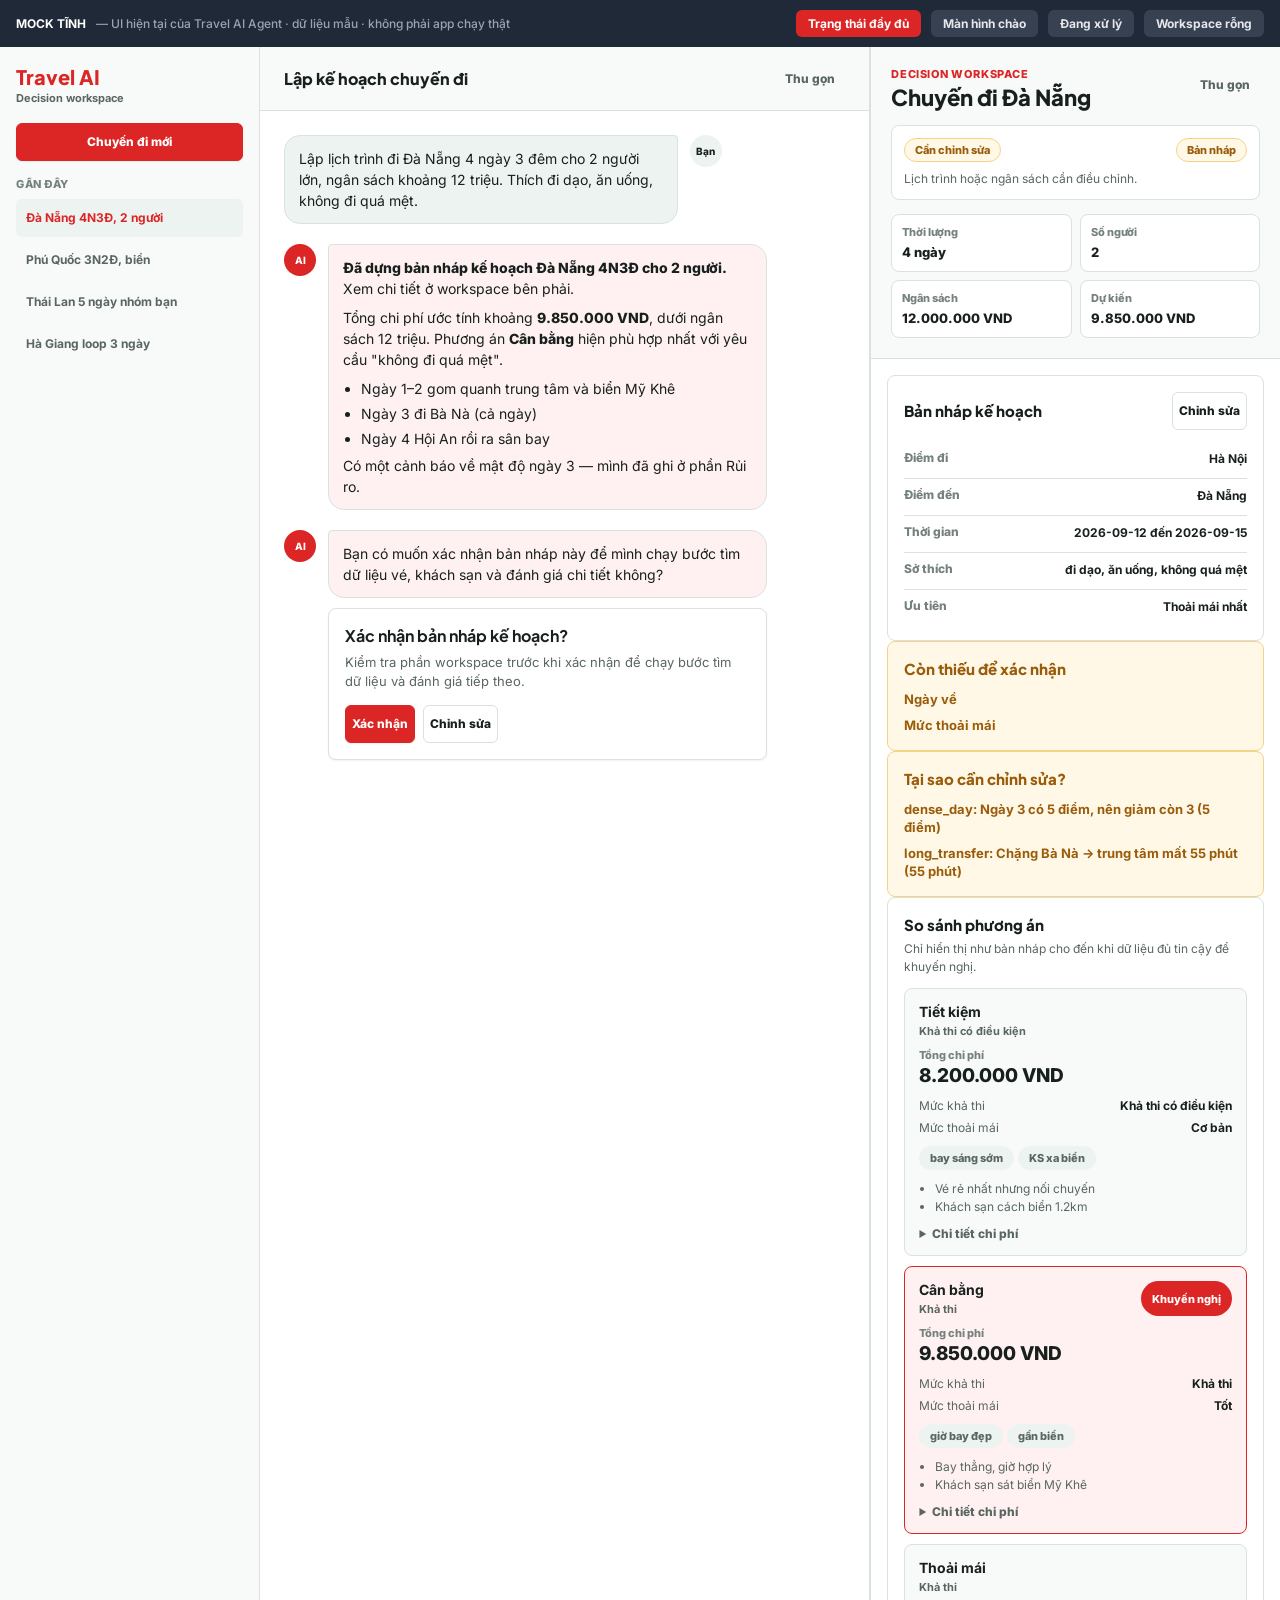
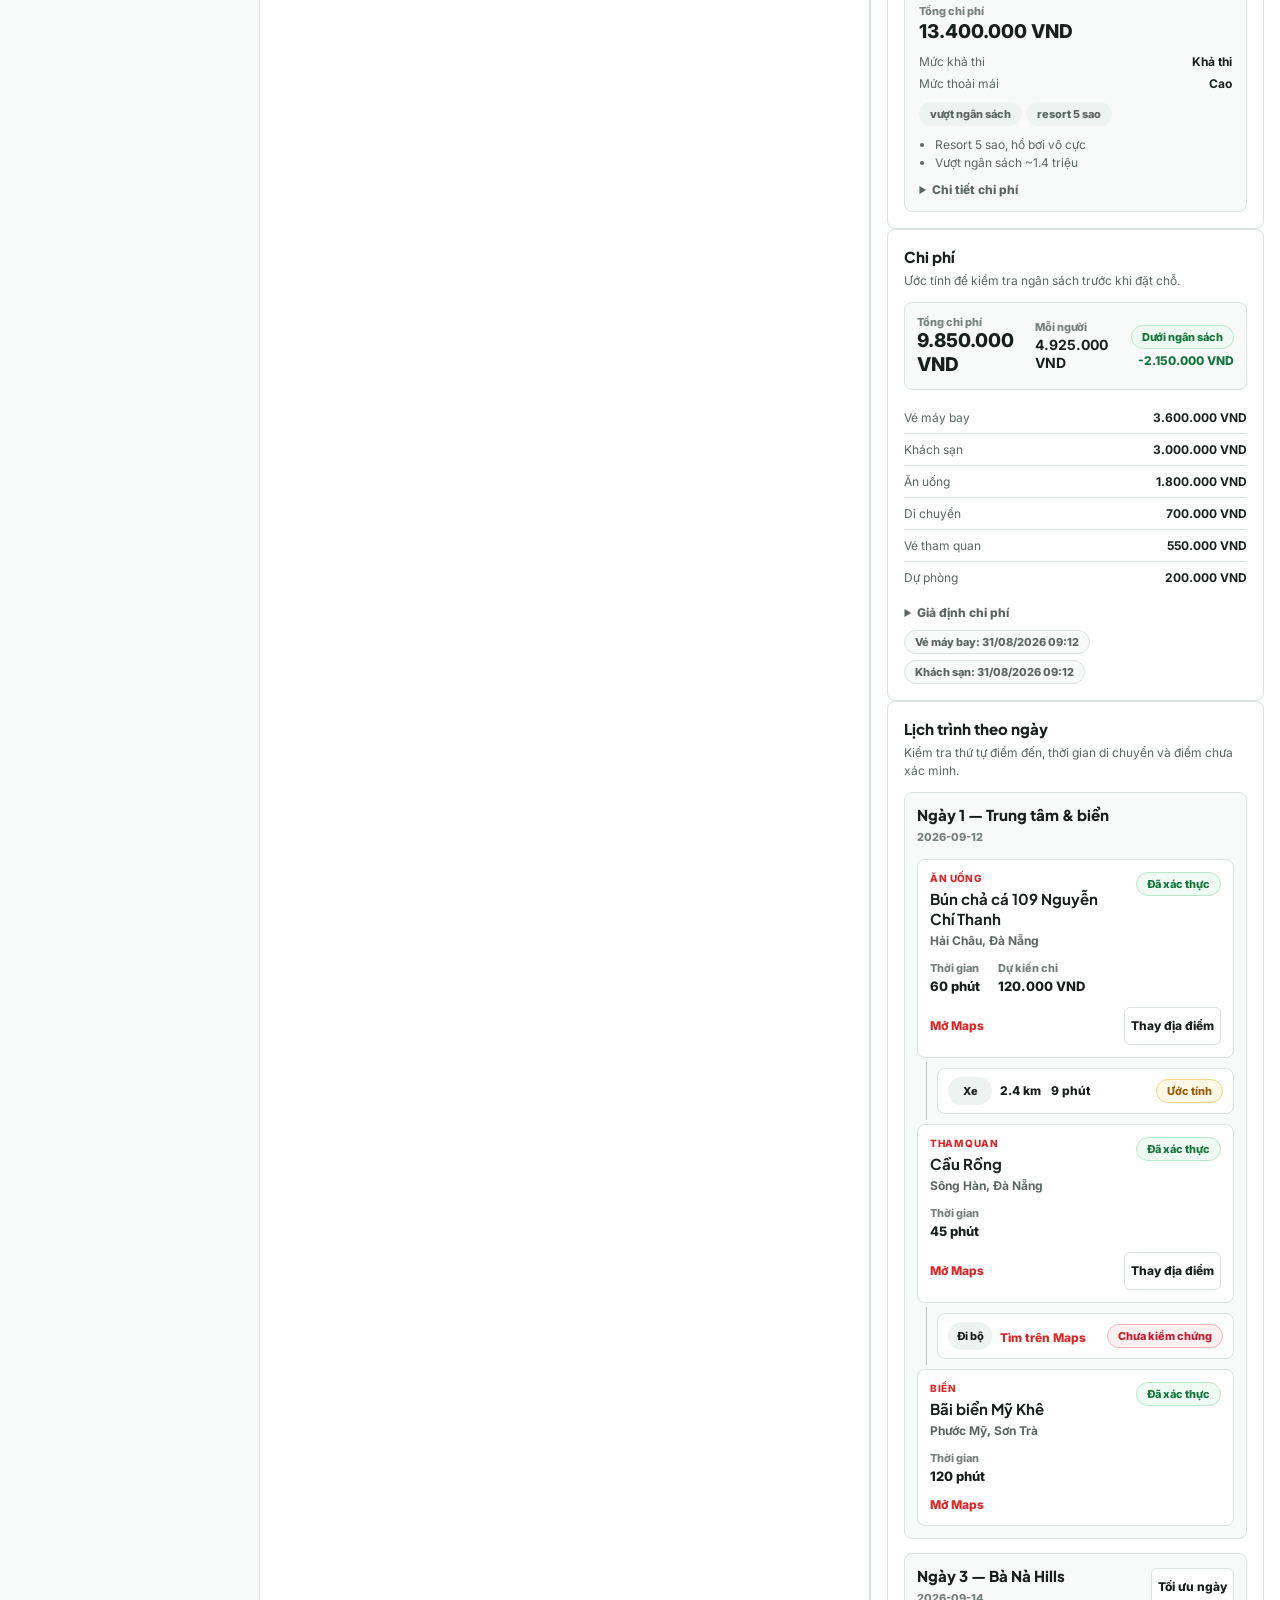
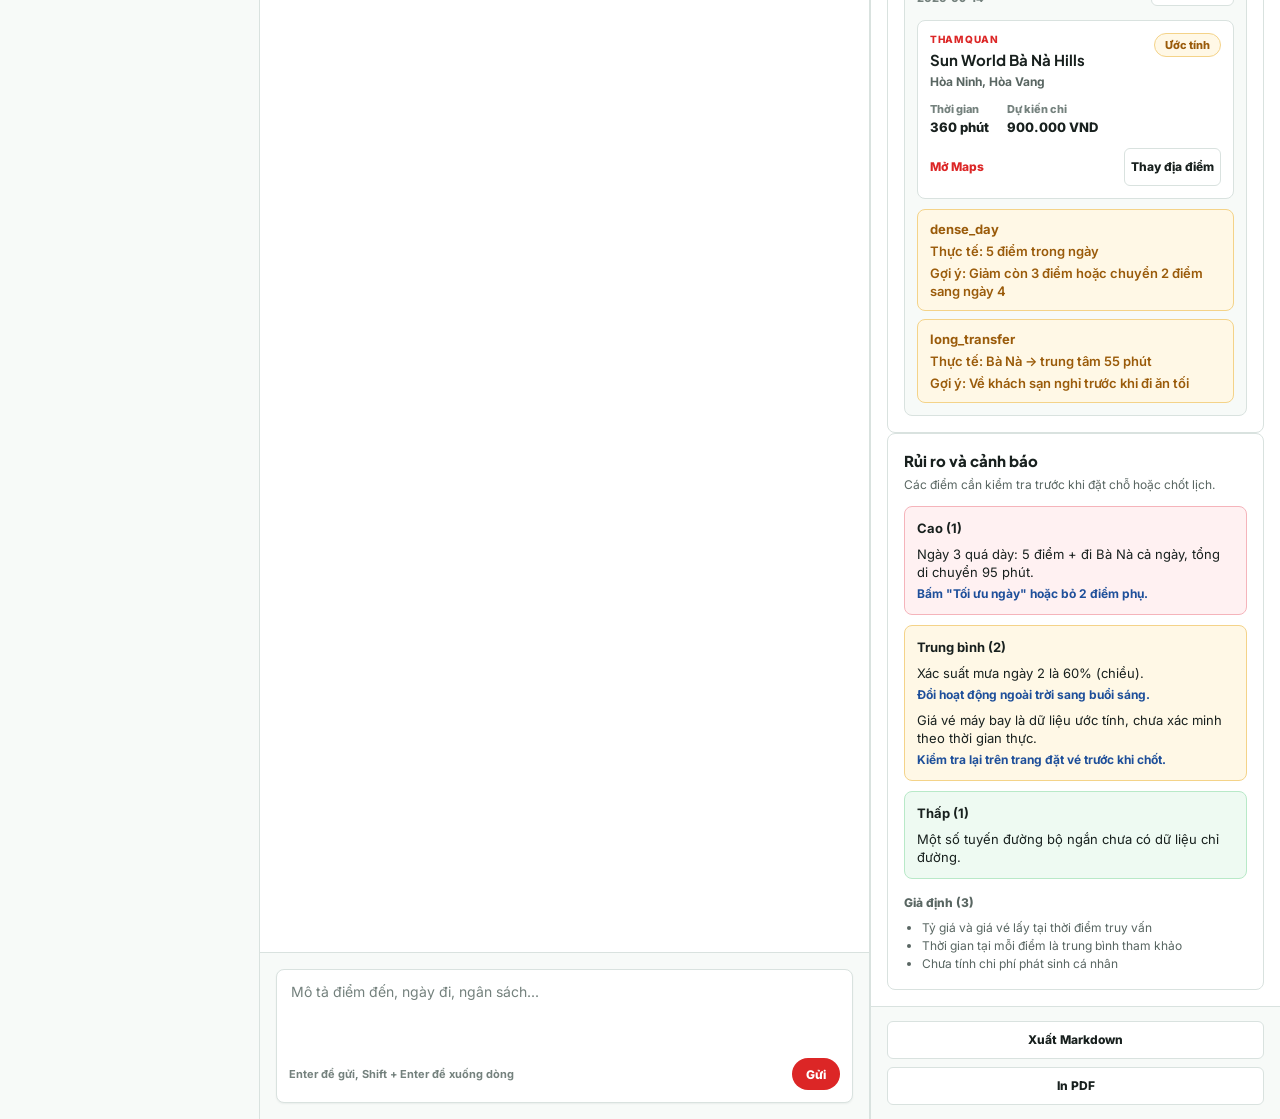
<file: docs/ui-redesign/current-ui-mock.html>
<!DOCTYPE html>
<html lang="vi">
<head>
<meta charset="UTF-8" />
<meta name="viewport" content="width=device-width, initial-scale=1.0" />
<title>Travel AI Agent — Mock UI hiện tại</title>
<link rel="preconnect" href="https://fonts.googleapis.com" />
<link rel="preconnect" href="https://fonts.gstatic.com" crossorigin />
<link href="https://fonts.googleapis.com/css2?family=Plus+Jakarta+Sans:wght@600;700;800&family=Inter:wght@400;500;600;700;800&display=swap" rel="stylesheet" />
<style>
/* =====================================================================
   MOCK TĨNH — mô phỏng UI hiện tại của Travel AI Agent.
   CSS lấy gần như nguyên văn từ frontend/src/index.css (2026-08-31).
   Chỉ thêm: .mockbar (thanh chuyển trạng thái, KHÔNG thuộc app thật).
   ===================================================================== */

:root {
  --surface-page: #f2f6f4;
  --surface: #ffffff;
  --surface-soft: #f7faf8;
  --surface-muted: #edf3f0;
  --surface-danger: #fff1f2;
  --surface-warning: #fff8e6;
  --surface-success: #eefaf2;
  --surface-info: #eef5ff;
  --text: #18201e;
  --text-muted: #596662;
  --text-subtle: #74817d;
  --border: #d9e2df;
  --border-strong: #b7c4c0;
  --primary: #dc2626;
  --primary-hover: #b91c1c;
  --primary-soft: #fff1f2;
  --on-primary: #ffffff;
  --warning: #9a5b0a;
  --success: #13753b;
  --danger: #bf1d2d;
  --info: #1e4f9a;
  --radius-control: 6px;
  --radius-panel: 8px;
  --radius-pill: 999px;
  --shadow-sm: 0 1px 2px rgb(24 32 30 / 0.06);
  --shadow-md: 0 12px 30px rgb(24 32 30 / 0.08);
  --sidebar-width: 260px;
  --workspace-width: clamp(360px, 32vw, 500px);
}

*, *::before, *::after { box-sizing: border-box; }

html, body { width: 100%; margin: 0; }

body {
  background: var(--surface-page);
  color: var(--text);
  font-family: Inter, -apple-system, BlinkMacSystemFont, 'Segoe UI', sans-serif;
  -webkit-font-smoothing: antialiased;
}

button, textarea, input, select { font: inherit; }
button { border: 0; }

/* ---- thanh mock (không thuộc app) ---- */
.mockbar {
  position: sticky; top: 0; z-index: 100;
  display: flex; flex-wrap: wrap; align-items: center; gap: 10px;
  padding: 10px 16px;
  background: #1f2937; color: #e5e7eb;
  font-size: 12px; font-weight: 600;
}
.mockbar strong { color: #fff; }
.mockbar .spacer { flex: 1; }
.mockbar button {
  padding: 6px 12px; border-radius: 6px; cursor: pointer;
  background: #374151; color: #e5e7eb; font-weight: 700; font-size: 12px;
}
.mockbar button.active { background: #dc2626; color: #fff; }
.mockbar span.note { color: #9ca3af; font-weight: 500; }

.app-frame { height: calc(100dvh - 41px); }

.app-layout {
  width: 100%;
  height: 100%;
  display: grid;
  grid-template-columns: var(--sidebar-width) minmax(0, 1fr);
  background: var(--surface-page);
}

.sidebar {
  min-width: 0; height: 100%;
  padding: 16px;
  display: flex; flex-direction: column; gap: 16px;
  border-right: 1px solid var(--border);
  background: var(--surface-soft);
}
.sidebar-brand { display: flex; align-items: center; gap: 10px; min-height: 44px; }
.sidebar-brand h1 {
  margin: 0; color: var(--primary);
  font-family: 'Plus Jakarta Sans', Inter, sans-serif;
  font-size: 20px; line-height: 24px; font-weight: 800;
}
.sidebar-brand p { margin: 2px 0 0; color: var(--text-muted); font-size: 11px; line-height: 14px; font-weight: 700; }

.new-chat-btn, .primary-action, .secondary-action, .interrupt-btn, .action-btn,
.section-heading button, .plan-editor-actions button {
  min-height: 38px;
  display: inline-flex; align-items: center; justify-content: center; gap: 8px;
  border-radius: var(--radius-control);
  font-size: 12px; line-height: 16px; font-weight: 800; cursor: pointer;
  transition: background 140ms ease, border-color 140ms ease, color 140ms ease, transform 140ms ease;
}
.new-chat-btn, .primary-action, .interrupt-btn.confirm, .plan-editor-actions .primary-action {
  border: 1px solid var(--primary); background: var(--primary); color: var(--on-primary); box-shadow: var(--shadow-sm);
}
.new-chat-btn:hover, .primary-action:hover, .interrupt-btn.confirm:hover { background: var(--primary-hover); border-color: var(--primary-hover); }
.secondary-action, .interrupt-btn.modify, .action-btn, .section-heading button, .plan-editor-actions .secondary-action {
  border: 1px solid var(--border); background: var(--surface); color: var(--text); text-decoration: none;
}
.secondary-action:hover, .interrupt-btn.modify:hover, .action-btn:hover, .section-heading button:hover {
  border-color: var(--border-strong); background: var(--surface-muted);
}

.recent-trips { flex: 1; min-height: 0; overflow-y: auto; }
.recent-trips > p {
  margin: 0 0 8px; color: var(--text-subtle);
  font-size: 11px; line-height: 14px; font-weight: 800;
  text-transform: uppercase; letter-spacing: 0.05em;
}
.recent-trips ul { display: grid; gap: 4px; margin: 0; padding: 0; list-style: none; }
.session-item-container { position: relative; min-width: 0; }
.session-btn {
  width: 100%; min-height: 38px; padding: 8px 40px 8px 10px;
  display: flex; align-items: center; gap: 10px;
  border-radius: var(--radius-control); background: transparent; color: var(--text-muted);
  font-size: 12px; line-height: 16px; font-weight: 700; text-align: left; cursor: pointer;
}
.session-btn:hover, .session-btn.active { background: var(--surface-muted); color: var(--primary); }
.session-title-text { flex: 1; min-width: 0; overflow: hidden; text-overflow: ellipsis; white-space: nowrap; }
.session-actions-wrapper { position: absolute; right: 6px; top: 50%; transform: translateY(-50%); }
.session-menu-trigger {
  width: 28px; height: 28px; display: inline-flex; align-items: center; justify-content: center;
  border-radius: var(--radius-pill); background: transparent; color: var(--text-muted); cursor: pointer; opacity: 0;
}
.session-item-container:hover .session-menu-trigger { opacity: 1; }
.session-menu-trigger:hover { background: var(--surface-muted); color: var(--text); }

.header-menu {
  min-height: 34px; padding: 0 10px;
  display: inline-flex; align-items: center; justify-content: center;
  border-radius: var(--radius-control); background: transparent; color: var(--text-muted);
  font-size: 12px; font-weight: 800; cursor: pointer;
}
.header-menu:hover { background: var(--surface-muted); color: var(--text); }

.main-shell {
  min-width: 0; height: 100%;
  display: grid;
  grid-template-columns: minmax(460px, 1fr) var(--workspace-width);
}

.command-panel {
  min-width: 0; height: 100%;
  display: flex; flex-direction: column;
  border-right: 1px solid var(--border); background: var(--surface);
}
.command-header, .decision-header { background: var(--surface-soft); }
.command-header {
  min-height: 64px; padding: 12px 24px;
  display: flex; align-items: center; justify-content: space-between;
  border-bottom: 1px solid var(--border);
}
.command-header h2 { margin: 0; font-family: 'Plus Jakarta Sans', Inter, sans-serif; font-size: 16px; line-height: 22px; font-weight: 800; }
.header-actions { display: flex; align-items: center; gap: 8px; }

.messages-container {
  flex: 1; min-height: 0; padding: 24px;
  display: flex; flex-direction: column; gap: 20px;
  overflow-y: auto; background: var(--surface);
}

.welcome-screen {
  width: min(720px, 100%); min-height: 100%;
  display: flex; flex-direction: column; justify-content: center; gap: 14px;
}
.welcome-kicker, .panel-kicker {
  margin: 0; color: var(--primary);
  font-size: 11px; line-height: 14px; font-weight: 800;
  text-transform: uppercase; letter-spacing: 0.05em;
}
.welcome-title {
  margin: 0; color: var(--text);
  font-family: 'Plus Jakarta Sans', Inter, sans-serif;
  font-size: clamp(28px, 4vw, 44px); line-height: 1.08; font-weight: 800;
}
.welcome-sub { max-width: 60ch; margin: 0; color: var(--text-muted); font-size: 14px; line-height: 22px; }
.welcome-suggestions { display: grid; gap: 8px; margin-top: 8px; }
.welcome-suggestions button {
  min-height: 50px; padding: 12px 14px;
  border: 1px solid var(--border); border-radius: var(--radius-panel);
  background: var(--primary-soft); color: var(--text);
  font-size: 14px; font-weight: 800; text-align: left; cursor: pointer;
}
.welcome-suggestions button:hover { border-color: var(--primary); background: #fff7f7; }

.bubble-row, .typing-row { display: flex; align-items: flex-start; gap: 12px; max-width: min(86%, 860px); }
.bubble-row.user { align-self: flex-end; flex-direction: row-reverse; max-width: min(78%, 760px); }
.bubble-avatar {
  width: 32px; height: 32px; flex: 0 0 32px;
  display: flex; align-items: center; justify-content: center;
  border-radius: var(--radius-pill); background: var(--surface-muted); color: var(--text);
  font-size: 10px; font-weight: 800;
}
.bubble-avatar.assistant { background: var(--primary); color: var(--on-primary); }
.bubble { padding: 12px 14px; border: 1px solid var(--border); border-radius: 16px; color: var(--text); font-size: 14px; line-height: 21px; }
.bubble.user { border-top-right-radius: 4px; background: var(--surface-muted); }
.bubble.assistant { border-top-left-radius: 4px; background: var(--primary-soft); }
.assistant-stack { width: 100%; display: flex; flex-direction: column; gap: 10px; }
.md-content p { margin: 0 0 8px; }
.md-content p:last-child { margin-bottom: 0; }
.md-content strong { font-weight: 800; }
.md-content ul { margin: 6px 0 6px 18px; padding: 0; }
.md-content li { margin-bottom: 4px; }

.interrupt-card {
  padding: 16px; border: 1px solid var(--border); border-radius: var(--radius-panel);
  background: var(--surface); box-shadow: var(--shadow-sm);
}
.interrupt-card h3 { margin: 0 0 6px; font-family: 'Plus Jakarta Sans', Inter, sans-serif; font-size: 16px; line-height: 22px; }
.interrupt-card p { margin: 0 0 14px; color: var(--text-muted); font-size: 13px; line-height: 19px; }
.interrupt-actions { display: flex; gap: 8px; }

.typing-indicator {
  min-height: 38px; padding: 0 14px;
  display: inline-flex; align-items: center; gap: 10px;
  border: 1px solid var(--border); border-radius: var(--radius-panel); background: var(--primary-soft);
}
.typing-dots { display: flex; gap: 5px; }
.typing-dot { width: 6px; height: 6px; border-radius: var(--radius-pill); background: var(--primary); animation: bounce 1.2s ease-in-out infinite; }
.typing-dot:nth-child(2) { animation-delay: 160ms; }
.typing-dot:nth-child(3) { animation-delay: 320ms; }
.typing-status { color: var(--text-muted); font-size: 12px; font-weight: 700; white-space: nowrap; }

.chat-input-area { padding: 16px; border-top: 1px solid var(--border); background: var(--surface-soft); }
.chat-input-wrapper {
  border: 1px solid var(--border); border-radius: var(--radius-panel);
  background: var(--surface); box-shadow: var(--shadow-sm);
}
.chat-input {
  width: 100%; min-height: 80px; max-height: 160px; padding: 12px 14px;
  border: 0; outline: 0; resize: none; background: transparent; color: var(--text);
  font-size: 14px; line-height: 20px;
}
.chat-input::placeholder { color: var(--text-subtle); }
.composer-actions { padding: 0 12px 12px; display: flex; align-items: center; justify-content: space-between; gap: 12px; }
.composer-hint { color: var(--text-subtle); font-size: 11px; font-weight: 700; }
.send-btn {
  min-width: 48px; height: 32px; padding: 0 12px;
  border-radius: var(--radius-pill); background: var(--primary); color: var(--on-primary);
  font-size: 12px; font-weight: 800; cursor: pointer;
}
.send-btn:hover { background: var(--primary-hover); }

.decision-canvas {
  min-width: 0; height: 100%;
  display: flex; flex-direction: column;
  border-left: 1px solid var(--border); background: var(--surface);
}
.decision-header { padding: 20px; border-bottom: 1px solid var(--border); }
.decision-title-row { display: flex; align-items: flex-start; justify-content: space-between; gap: 12px; }
.decision-title-row h2 { margin: 2px 0 0; font-family: 'Plus Jakarta Sans', Inter, sans-serif; font-size: 22px; line-height: 28px; font-weight: 800; }
.decision-status-card {
  margin-top: 14px; padding: 12px;
  display: flex; align-items: flex-start; justify-content: space-between; gap: 12px;
  border: 1px solid var(--border); border-radius: var(--radius-panel); background: var(--surface);
}
.decision-status-card p { margin: 8px 0 0; color: var(--text-muted); font-size: 12px; line-height: 17px; }

.summary-pill, .data-mode-badge, .budget-badge, .trust-badge, .rec-badge, .tradeoff-tag, .freshness-tag {
  min-height: 24px; padding: 3px 10px;
  display: inline-flex; align-items: center; gap: 5px;
  border: 1px solid transparent; border-radius: var(--radius-pill);
  font-size: 11px; line-height: 14px; font-weight: 800; white-space: nowrap;
}
.summary-pill.success, .badge-success, .data-mode-badge.verified, .trust-badge.verified { border-color: #b8e9c8; background: var(--surface-success); color: var(--success); }
.summary-pill.warning, .badge-warning, .data-mode-badge.draft_only, .trust-badge.estimated { border-color: #f4d389; background: var(--surface-warning); color: var(--warning); }
.summary-pill.error, .badge-danger, .data-mode-badge.unsupported, .trust-badge.unverified { border-color: #f5b4bb; background: var(--surface-danger); color: var(--danger); }
.badge-neutral { border-color: var(--border); background: var(--surface-muted); color: var(--text-muted); }

.trip-meta-grid { margin-top: 14px; display: grid; grid-template-columns: repeat(2, minmax(0, 1fr)); gap: 8px; }
.trip-meta-grid div { padding: 10px; border: 1px solid var(--border); border-radius: var(--radius-panel); background: var(--surface); }
.trip-meta-grid span, .cost-total-label, .cost-per-person span, .detail-label, .cost-label {
  display: block; color: var(--text-subtle); font-size: 11px; line-height: 14px; font-weight: 800;
}
.trip-meta-grid strong { display: block; margin-top: 4px; color: var(--text); font-size: 13px; line-height: 18px; font-weight: 800; }

.decision-scroll { flex: 1; min-height: 0; padding: 16px; display: flex; flex-direction: column; gap: 14px; overflow-y: auto; }

.workspace-section, .plan-editor, .workspace-empty {
  padding: 16px; border: 1px solid var(--border); border-radius: var(--radius-panel); background: var(--surface);
}
.workspace-empty { display: grid; gap: 10px; color: var(--text-muted); }
.workspace-empty h3, .workspace-section h3, .plan-editor h3 {
  margin: 0; color: var(--text);
  font-family: 'Plus Jakarta Sans', Inter, sans-serif;
  font-size: 15px; line-height: 22px; font-weight: 800;
}
.workspace-empty p, .section-heading p { margin: 0; color: var(--text-muted); font-size: 12px; line-height: 18px; }
.workspace-empty ul { display: grid; gap: 6px; margin: 0; padding-left: 16px; list-style: disc; }

.section-heading { display: flex; align-items: center; justify-content: space-between; gap: 12px; margin-bottom: 12px; }
.section-heading.stacked { align-items: flex-start; flex-direction: column; gap: 4px; }

.plan-summary { display: grid; gap: 2px; margin: 0; }
.plan-summary div, .cost-detail-list li, .mini-cost-list li {
  display: flex; justify-content: space-between; gap: 12px; padding: 8px 0; border-top: 1px solid var(--border);
}
.plan-summary div:first-child, .cost-detail-list li:first-child { border-top: 0; }
.plan-summary dt { color: var(--text-subtle); font-size: 12px; font-weight: 800; }
.plan-summary dd { margin: 0; color: var(--text); font-size: 12px; line-height: 18px; font-weight: 700; text-align: right; }

.missing-section, .blocking-reasons-section, .evidence-summary-section { background: var(--surface-warning); border-color: #f4d389; }
.missing-section h3, .blocking-reasons-section h3, .evidence-summary-section h3 { margin-bottom: 10px; color: var(--warning); }
.compact-list, .blocking-reasons-list, .risk-list, .cost-detail-list, .mini-cost-list { margin: 0; padding: 0; list-style: none; }
.compact-list, .blocking-reasons-list { display: grid; gap: 8px; }
.compact-list li, .blocking-reason-item {
  display: flex; align-items: flex-start; gap: 8px;
  color: var(--warning); font-size: 13px; line-height: 18px; font-weight: 700;
}

.workspace-warning {
  padding: 10px 12px; display: flex; flex-direction: column; gap: 4px;
  border: 1px solid #f4d389; border-radius: var(--radius-panel);
  background: var(--surface-warning); color: var(--warning);
  font-size: 13px; line-height: 18px; font-weight: 700;
}
.workspace-warning p { margin: 0; font-weight: 600; }

.plan-editor { display: grid; gap: 12px; }
.plan-editor-grid { display: grid; grid-template-columns: repeat(2, minmax(0, 1fr)); gap: 12px; }
.plan-editor label { display: grid; gap: 6px; color: var(--text); font-size: 12px; font-weight: 800; }
.plan-editor input, .plan-editor select {
  width: 100%; min-height: 38px; padding: 8px 10px;
  border: 1px solid var(--border); border-radius: var(--radius-control);
  background: var(--surface); color: var(--text); outline: none;
}
.plan-editor-actions { display: flex; justify-content: flex-end; gap: 8px; }
.primary-action.compact { width: auto; min-height: 38px; }

.comparison-grid { display: grid; grid-template-columns: repeat(auto-fit, minmax(190px, 1fr)); gap: 10px; }
.comparison-card {
  min-height: 190px; padding: 14px;
  display: flex; flex-direction: column; gap: 10px;
  border: 1px solid var(--border); border-radius: var(--radius-panel); background: var(--surface-soft);
}
.comparison-card.recommended { border-color: var(--primary); background: var(--primary-soft); }
.comparison-header { display: flex; justify-content: space-between; gap: 10px; }
.comparison-header strong { display: block; font-size: 14px; line-height: 18px; }
.comparison-header span:not(.rec-badge) { display: block; margin-top: 3px; color: var(--text-muted); font-size: 11px; line-height: 14px; font-weight: 700; }
.rec-badge { background: var(--primary); color: var(--on-primary); }
.comparison-cost { display: grid; gap: 2px; }
.big-cost, .cost-total-value { color: var(--text); font-size: 19px; line-height: 24px; font-weight: 800; }
.comparison-status { display: grid; gap: 6px; }
.status-item { display: flex; justify-content: space-between; gap: 10px; color: var(--text-muted); font-size: 12px; line-height: 16px; }
.status-item strong { color: var(--text); text-align: right; }
.comparison-tradeoffs { display: flex; flex-wrap: wrap; gap: 4px; }
.tradeoff-tag { background: var(--surface-muted); color: var(--text-muted); }
.comparison-reasons { margin: 0; padding-left: 16px; color: var(--text-muted); font-size: 12px; line-height: 18px; }
.comparison-breakdown { margin-top: auto; color: var(--text-muted); font-size: 12px; }
.comparison-breakdown summary { cursor: pointer; font-weight: 800; }

.cost-summary {
  display: grid; grid-template-columns: 1.25fr 1fr auto; gap: 12px; align-items: center;
  margin-bottom: 12px; padding: 12px;
  border: 1px solid var(--border); border-radius: var(--radius-panel); background: var(--surface-soft);
}
.cost-per-person { display: grid; gap: 2px; }
.cost-per-person strong { font-size: 14px; line-height: 18px; }
.cost-status { display: grid; justify-items: end; gap: 4px; }
.budget-delta { font-size: 12px; font-weight: 800; }
.budget-delta.over { color: var(--danger); }
.budget-delta.under { color: var(--success); }
.cost-detail-list li { color: var(--text-muted); font-size: 12px; }
.cost-detail-value { color: var(--text); }
.cost-assumptions { margin-top: 12px; color: var(--text-muted); font-size: 12px; }
.cost-assumptions summary { cursor: pointer; font-weight: 800; }
.data-freshness { margin-top: 10px; display: flex; flex-wrap: wrap; gap: 6px; }
.freshness-tag { border-color: var(--border); background: var(--surface-soft); color: var(--text-muted); }

.timeline-container { display: grid; gap: 14px; }
.timeline-day { padding: 12px; border: 1px solid var(--border); border-radius: var(--radius-panel); background: var(--surface-soft); }
.timeline-header { display: flex; align-items: center; justify-content: space-between; gap: 12px; margin-bottom: 12px; }
.day-label { display: grid; gap: 2px; font-family: 'Plus Jakarta Sans', Inter, sans-serif; font-size: 15px; line-height: 20px; font-weight: 800; }
.day-label small { color: var(--text-subtle); font-family: Inter, sans-serif; font-size: 11px; font-weight: 800; }
.timeline-items { display: grid; gap: 8px; }
.place-card, .route-leg-content, .risk-group { border: 1px solid var(--border); border-radius: var(--radius-panel); background: var(--surface); }
.place-card { padding: 12px; }
.place-card-header { display: flex; align-items: flex-start; justify-content: space-between; gap: 12px; }
.place-category { display: block; margin-bottom: 4px; color: var(--primary); font-size: 10px; line-height: 13px; font-weight: 800; text-transform: uppercase; letter-spacing: 0.04em; }
.place-title { margin: 0; color: var(--text); font-family: 'Plus Jakarta Sans', Inter, sans-serif; font-size: 15px; line-height: 20px; }
.place-area { margin-top: 4px; display: flex; align-items: center; gap: 4px; color: var(--text-muted); font-size: 12px; line-height: 16px; font-weight: 700; }
.place-details { margin-top: 12px; display: flex; gap: 18px; flex-wrap: wrap; }
.detail-item { display: grid; gap: 2px; }
.detail-value { color: var(--text); font-size: 13px; line-height: 18px; font-weight: 800; }
.place-footer { margin-top: 12px; display: flex; align-items: center; justify-content: space-between; gap: 8px; }
.maps-link, .route-search-link { display: inline-flex; align-items: center; gap: 4px; color: var(--primary); font-size: 12px; line-height: 16px; font-weight: 800; text-decoration: none; }
.route-leg { padding: 2px 0 2px 20px; position: relative; }
.route-leg::before { content: ''; position: absolute; left: 9px; top: -4px; bottom: -4px; width: 1px; background: var(--border-strong); }
.route-leg-content { padding: 8px 10px; display: flex; align-items: center; justify-content: space-between; gap: 10px; }
.route-info { display: flex; align-items: center; gap: 8px; }
.route-mode-icon {
  min-width: 44px; height: 28px; padding: 0 8px;
  display: inline-flex; align-items: center; justify-content: center;
  border-radius: var(--radius-pill); background: var(--surface-muted); color: var(--text);
  font-size: 11px; font-weight: 800;
}
.route-metrics { display: flex; gap: 10px; color: var(--text); font-size: 12px; line-height: 16px; font-weight: 800; }
.day-warnings { margin-top: 10px; display: grid; gap: 8px; }

.risk-group { padding: 12px; }
.risk-group + .risk-group { margin-top: 10px; }
.risk-group h4 { margin: 0 0 8px; display: flex; align-items: center; gap: 6px; font-size: 13px; line-height: 18px; }
.risk-high { border-color: #f5b4bb; background: var(--surface-danger); }
.risk-medium { border-color: #f4d389; background: var(--surface-warning); }
.risk-low { border-color: #b8e9c8; background: var(--surface-success); }
.risk-list { display: grid; gap: 8px; }
.risk-item { display: grid; gap: 4px; color: var(--text); font-size: 13px; line-height: 18px; }
.risk-recommendation { display: flex; align-items: flex-start; gap: 5px; color: var(--info); font-size: 12px; line-height: 17px; font-weight: 700; }
.assumptions-section { margin-top: 12px; }
.assumptions-toggle { padding: 0; display: inline-flex; align-items: center; gap: 4px; background: transparent; color: var(--text-muted); font-size: 12px; font-weight: 800; cursor: pointer; }
.assumptions-list { margin: 8px 0 0 18px; padding: 0; color: var(--text-muted); font-size: 12px; line-height: 18px; }

.decision-actions {
  margin-top: auto; padding: 14px 16px;
  display: grid; gap: 8px;
  border-top: 1px solid var(--border); background: var(--surface-soft);
}
.decision-actions .primary-action, .decision-actions .secondary-action { width: 100%; }

@keyframes bounce { 0%, 65%, 100% { transform: translateY(0); } 32% { transform: translateY(-4px); } }

[hidden] { display: none !important; }

@media (max-width: 1180px) {
  :root { --workspace-width: clamp(340px, 36vw, 430px); }
  .main-shell { grid-template-columns: minmax(390px, 1fr) var(--workspace-width); }
}
@media (max-width: 960px) {
  .app-frame { height: auto; }
  .app-layout { min-height: 100dvh; height: auto; display: block; }
  .sidebar { display: none; }
  .main-shell { height: auto; display: flex; flex-direction: column; }
  .command-panel, .decision-canvas { width: 100%; height: auto; min-height: 620px; border: 0; }
}
</style>
</head>
<body>

<div class="mockbar">
  <strong>MOCK TĨNH</strong>
  <span class="note">— UI hiện tại của Travel AI Agent · dữ liệu mẫu · không phải app chạy thật</span>
  <span class="spacer"></span>
  <button data-state="full" class="active">Trạng thái đầy đủ</button>
  <button data-state="welcome">Màn hình chào</button>
  <button data-state="processing">Đang xử lý</button>
  <button data-state="empty">Workspace rỗng</button>
</div>

<div class="app-frame">
<div class="app-layout">

  <!-- ============ SIDEBAR ============ -->
  <aside class="sidebar">
    <div class="sidebar-brand">
      <div>
        <h1>Travel AI</h1>
        <p>Decision workspace</p>
      </div>
    </div>

    <button class="new-chat-btn" type="button">Chuyến đi mới</button>

    <nav class="recent-trips" aria-label="Gần đây">
      <p>Gần đây</p>
      <ul>
        <li class="session-item-container">
          <button class="session-btn active" type="button"><span class="session-title-text">Đà Nẵng 4N3Đ, 2 người</span></button>
          <div class="session-actions-wrapper"><button class="session-menu-trigger" type="button">...</button></div>
        </li>
        <li class="session-item-container">
          <button class="session-btn" type="button"><span class="session-title-text">Phú Quốc 3N2Đ, biển</span></button>
          <div class="session-actions-wrapper"><button class="session-menu-trigger" type="button">...</button></div>
        </li>
        <li class="session-item-container">
          <button class="session-btn" type="button"><span class="session-title-text">Thái Lan 5 ngày nhóm bạn</span></button>
          <div class="session-actions-wrapper"><button class="session-menu-trigger" type="button">...</button></div>
        </li>
        <li class="session-item-container">
          <button class="session-btn" type="button"><span class="session-title-text">Hà Giang loop 3 ngày</span></button>
          <div class="session-actions-wrapper"><button class="session-menu-trigger" type="button">...</button></div>
        </li>
      </ul>
    </nav>
  </aside>

  <main class="main-shell">

    <!-- ============ COMMAND PANEL (CHAT) ============ -->
    <section class="command-panel" aria-label="Lập kế hoạch chuyến đi">
      <header class="command-header">
        <h2>Lập kế hoạch chuyến đi</h2>
        <div class="header-actions">
          <button class="header-menu" type="button">Thu gọn</button>
        </div>
      </header>

      <div class="messages-container">

        <!-- Welcome state -->
        <div class="welcome-screen" data-view="welcome" hidden>
          <span class="welcome-kicker">Travel planner</span>
          <h1 class="welcome-title">Biến ý tưởng du lịch thành kế hoạch có thể đi</h1>
          <p class="welcome-sub">Nhập điểm đến, ngày đi, ngân sách và sở thích. Workspace sẽ kiểm tra lịch trình, chi phí, rủi ro và bước tiếp theo.</p>
          <div class="welcome-suggestions">
            <button type="button">Đà Nẵng 4N3Đ, 2 người, 10 triệu</button>
            <button type="button">Phú Quốc 3N2Đ, biển và ăn uống</button>
            <button type="button">Thái Lan 5 ngày, tối ưu chi phí</button>
          </div>
        </div>

        <!-- Conversation -->
        <div data-view="conversation">
          <div class="bubble-row user" style="margin-bottom:20px">
            <div class="bubble-avatar user">Bạn</div>
            <div class="bubble user"><span>Lập lịch trình đi Đà Nẵng 4 ngày 3 đêm cho 2 người lớn, ngân sách khoảng 12 triệu. Thích đi dạo, ăn uống, không đi quá mệt.</span></div>
          </div>

          <div class="bubble-row assistant" style="margin-bottom:20px">
            <div class="bubble-avatar assistant">AI</div>
            <div class="bubble assistant">
              <div class="md-content">
                <p><strong>Đã dựng bản nháp kế hoạch Đà Nẵng 4N3Đ cho 2 người.</strong> Xem chi tiết ở workspace bên phải.</p>
                <p>Tổng chi phí ước tính khoảng <strong>9.850.000 VND</strong>, dưới ngân sách 12 triệu. Phương án <strong>Cân bằng</strong> hiện phù hợp nhất với yêu cầu "không đi quá mệt".</p>
                <ul>
                  <li>Ngày 1–2 gom quanh trung tâm và biển Mỹ Khê</li>
                  <li>Ngày 3 đi Bà Nà (cả ngày)</li>
                  <li>Ngày 4 Hội An rồi ra sân bay</li>
                </ul>
                <p>Có một cảnh báo về mật độ ngày 3 — mình đã ghi ở phần Rủi ro.</p>
              </div>
            </div>
          </div>

          <!-- Interrupt / HITL -->
          <div class="bubble-row assistant" data-view="interrupt">
            <div class="bubble-avatar assistant">AI</div>
            <div class="assistant-stack">
              <div class="bubble assistant">
                <div class="md-content"><p>Bạn có muốn xác nhận bản nháp này để mình chạy bước tìm dữ liệu vé, khách sạn và đánh giá chi tiết không?</p></div>
              </div>
              <div class="interrupt-card">
                <h3>Xác nhận bản nháp kế hoạch?</h3>
                <p>Kiểm tra phần workspace trước khi xác nhận để chạy bước tìm dữ liệu và đánh giá tiếp theo.</p>
                <div class="interrupt-actions">
                  <button class="interrupt-btn confirm" type="button">Xác nhận</button>
                  <button class="interrupt-btn modify" type="button">Chỉnh sửa</button>
                </div>
              </div>
            </div>
          </div>

          <!-- Typing indicator -->
          <div class="typing-row" data-view="typing" hidden>
            <div class="bubble-avatar assistant">AI</div>
            <div class="typing-indicator">
              <div class="typing-dots"><div class="typing-dot"></div><div class="typing-dot"></div><div class="typing-dot"></div></div>
              <span class="typing-status">Trợ lý Khách sạn đang tìm kiếm phòng...</span>
            </div>
          </div>
        </div>

      </div>

      <div class="chat-input-area">
        <div class="chat-input-wrapper">
          <textarea class="chat-input" placeholder="Mô tả điểm đến, ngày đi, ngân sách..." rows="3"></textarea>
          <div class="composer-actions">
            <span class="composer-hint">Enter để gửi, Shift + Enter để xuống dòng</span>
            <button class="send-btn" type="button">Gửi</button>
          </div>
        </div>
      </div>
    </section>

    <!-- ============ DECISION WORKSPACE ============ -->
    <aside class="decision-canvas" aria-label="Trip decision workspace">
      <header class="decision-header">
        <div class="decision-title-row">
          <div>
            <p class="panel-kicker">Decision workspace</p>
            <h2>Chuyến đi Đà Nẵng</h2>
          </div>
          <button class="header-menu" type="button">Thu gọn</button>
        </div>

        <div class="decision-status-card">
          <div>
            <span class="summary-pill warning">Cần chỉnh sửa</span>
            <p>Lịch trình hoặc ngân sách cần điều chỉnh.</p>
          </div>
          <span class="data-mode-badge draft_only">Bản nháp</span>
        </div>

        <div class="trip-meta-grid">
          <div><span>Thời lượng</span><strong>4 ngày</strong></div>
          <div><span>Số người</span><strong>2</strong></div>
          <div><span>Ngân sách</span><strong>12.000.000 VND</strong></div>
          <div><span>Dự kiến</span><strong>9.850.000 VND</strong></div>
        </div>
      </header>

      <div class="decision-scroll">

        <!-- Empty state -->
        <section class="workspace-empty" data-view="ws-empty" hidden>
          <h3>Bắt đầu bằng một yêu cầu chuyến đi</h3>
          <p>Workspace sẽ hiển thị kế hoạch, dữ liệu còn thiếu, chi phí, rủi ro và hành động tiếp theo.</p>
          <ul>
            <li>Điểm đến và ngày đi</li>
            <li>Ngân sách và số người</li>
            <li>Sở thích và mức di chuyển mong muốn</li>
          </ul>
        </section>

        <div data-view="ws-full">

        <!-- Plan draft -->
        <section class="workspace-section plan-section">
          <div class="section-heading">
            <h3>Bản nháp kế hoạch</h3>
            <button type="button">Chỉnh sửa</button>
          </div>
          <dl class="plan-summary">
            <div><dt>Điểm đi</dt><dd>Hà Nội</dd></div>
            <div><dt>Điểm đến</dt><dd>Đà Nẵng</dd></div>
            <div><dt>Thời gian</dt><dd>2026-09-12 đến 2026-09-15</dd></div>
            <div><dt>Sở thích</dt><dd>đi dạo, ăn uống, không quá mệt</dd></div>
            <div><dt>Ưu tiên</dt><dd>Thoải mái nhất</dd></div>
          </dl>
        </section>

        <!-- Missing fields -->
        <section class="workspace-section missing-section">
          <h3>Còn thiếu để xác nhận</h3>
          <ul class="compact-list">
            <li>Ngày về</li>
            <li>Mức thoải mái</li>
          </ul>
        </section>

        <!-- Evidence / why needs revision -->
        <section class="workspace-section evidence-summary-section">
          <h3>Tại sao cần chỉnh sửa?</h3>
          <ul class="blocking-reasons-list">
            <li class="blocking-reason-item"><span><strong>dense_day:</strong> Ngày 3 có 5 điểm, nên giảm còn 3 (5 điểm)</span></li>
            <li class="blocking-reason-item"><span><strong>long_transfer:</strong> Chặng Bà Nà → trung tâm mất 55 phút (55 phút)</span></li>
          </ul>
        </section>

        <!-- Option comparison -->
        <section class="workspace-section option-comparison" aria-label="So sánh phương án">
          <div class="section-heading stacked">
            <h3>So sánh phương án</h3>
            <p>Chỉ hiển thị như bản nháp cho đến khi dữ liệu đủ tin cậy để khuyến nghị.</p>
          </div>
          <div class="comparison-grid">
            <article class="comparison-card">
              <header class="comparison-header">
                <div><strong>Tiết kiệm</strong><span>Khả thi có điều kiện</span></div>
              </header>
              <div class="comparison-cost"><span class="cost-label">Tổng chi phí</span><span class="big-cost">8.200.000 VND</span></div>
              <div class="comparison-status">
                <div class="status-item"><span>Mức khả thi</span><strong>Khả thi có điều kiện</strong></div>
                <div class="status-item"><span>Mức thoải mái</span><strong>Cơ bản</strong></div>
              </div>
              <div class="comparison-tradeoffs"><span class="tradeoff-tag">bay sáng sớm</span><span class="tradeoff-tag">KS xa biển</span></div>
              <ul class="comparison-reasons"><li>Vé rẻ nhất nhưng nối chuyến</li><li>Khách sạn cách biển 1.2km</li></ul>
              <details class="comparison-breakdown"><summary>Chi tiết chi phí</summary></details>
            </article>

            <article class="comparison-card recommended">
              <header class="comparison-header">
                <div><strong>Cân bằng</strong><span>Khả thi</span></div>
                <span class="rec-badge">Khuyến nghị</span>
              </header>
              <div class="comparison-cost"><span class="cost-label">Tổng chi phí</span><span class="big-cost">9.850.000 VND</span></div>
              <div class="comparison-status">
                <div class="status-item"><span>Mức khả thi</span><strong>Khả thi</strong></div>
                <div class="status-item"><span>Mức thoải mái</span><strong>Tốt</strong></div>
              </div>
              <div class="comparison-tradeoffs"><span class="tradeoff-tag">giờ bay đẹp</span><span class="tradeoff-tag">gần biển</span></div>
              <ul class="comparison-reasons"><li>Bay thẳng, giờ hợp lý</li><li>Khách sạn sát biển Mỹ Khê</li></ul>
              <details class="comparison-breakdown"><summary>Chi tiết chi phí</summary></details>
            </article>

            <article class="comparison-card">
              <header class="comparison-header">
                <div><strong>Thoải mái</strong><span>Khả thi</span></div>
              </header>
              <div class="comparison-cost"><span class="cost-label">Tổng chi phí</span><span class="big-cost">13.400.000 VND</span></div>
              <div class="comparison-status">
                <div class="status-item"><span>Mức khả thi</span><strong>Khả thi</strong></div>
                <div class="status-item"><span>Mức thoải mái</span><strong>Cao</strong></div>
              </div>
              <div class="comparison-tradeoffs"><span class="tradeoff-tag">vượt ngân sách</span><span class="tradeoff-tag">resort 5 sao</span></div>
              <ul class="comparison-reasons"><li>Resort 5 sao, hồ bơi vô cực</li><li>Vượt ngân sách ~1.4 triệu</li></ul>
              <details class="comparison-breakdown"><summary>Chi tiết chi phí</summary></details>
            </article>
          </div>
        </section>

        <!-- Cost breakdown -->
        <section class="workspace-section cost-panel" aria-label="Chi phí chi tiết">
          <div class="section-heading stacked">
            <h3>Chi phí</h3>
            <p>Ước tính để kiểm tra ngân sách trước khi đặt chỗ.</p>
          </div>
          <div class="cost-summary">
            <div class="cost-total">
              <span class="cost-total-label">Tổng chi phí</span>
              <span class="cost-total-value">9.850.000 VND</span>
            </div>
            <div class="cost-per-person">
              <span>Mỗi người</span>
              <strong>4.925.000 VND</strong>
            </div>
            <div class="cost-status">
              <span class="budget-badge badge-success">Dưới ngân sách</span>
              <span class="budget-delta under">-2.150.000 VND</span>
            </div>
          </div>
          <ul class="cost-detail-list">
            <li><span class="cost-detail-label">Vé máy bay</span><strong class="cost-detail-value">3.600.000 VND</strong></li>
            <li><span class="cost-detail-label">Khách sạn</span><strong class="cost-detail-value">3.000.000 VND</strong></li>
            <li><span class="cost-detail-label">Ăn uống</span><strong class="cost-detail-value">1.800.000 VND</strong></li>
            <li><span class="cost-detail-label">Di chuyển</span><strong class="cost-detail-value">700.000 VND</strong></li>
            <li><span class="cost-detail-label">Vé tham quan</span><strong class="cost-detail-value">550.000 VND</strong></li>
            <li><span class="cost-detail-label">Dự phòng</span><strong class="cost-detail-value">200.000 VND</strong></li>
          </ul>
          <details class="cost-assumptions">
            <summary>Giả định chi phí</summary>
            <ul>
              <li>Ăn uống 150.000 VND/người/bữa</li>
              <li>Taxi/Grab nội thành trung bình 80.000 VND/lượt</li>
            </ul>
          </details>
          <div class="data-freshness">
            <span class="freshness-tag">Vé máy bay: 31/08/2026 09:12</span>
            <span class="freshness-tag">Khách sạn: 31/08/2026 09:12</span>
          </div>
        </section>

        <!-- Itinerary timeline -->
        <section class="workspace-section itinerary-timeline" aria-label="Lịch trình theo ngày">
          <div class="section-heading stacked">
            <h3>Lịch trình theo ngày</h3>
            <p>Kiểm tra thứ tự điểm đến, thời gian di chuyển và điểm chưa xác minh.</p>
          </div>
          <div class="timeline-container">

            <article class="timeline-day">
              <div class="timeline-header">
                <div class="day-label"><span>Ngày 1 — Trung tâm &amp; biển</span><small>2026-09-12</small></div>
              </div>
              <div class="timeline-items">
                <div class="place-card">
                  <div class="place-card-header">
                    <div>
                      <span class="place-category">ăn uống</span>
                      <h4 class="place-title">Bún chả cá 109 Nguyễn Chí Thanh</h4>
                      <div class="place-area">Hải Châu, Đà Nẵng</div>
                    </div>
                    <span class="trust-badge verified">Đã xác thực</span>
                  </div>
                  <div class="place-details">
                    <div class="detail-item"><span class="detail-label">Thời gian</span><span class="detail-value">60 phút</span></div>
                    <div class="detail-item"><span class="detail-label">Dự kiến chi</span><span class="detail-value">120.000 VND</span></div>
                  </div>
                  <div class="place-footer">
                    <a href="#" class="maps-link">Mở Maps</a>
                    <button class="action-btn" type="button">Thay địa điểm</button>
                  </div>
                </div>

                <div class="route-leg">
                  <div class="route-leg-content">
                    <div class="route-info">
                      <div class="route-mode-icon">Xe</div>
                      <div><div class="route-metrics"><span>2.4 km</span><span>9 phút</span></div></div>
                    </div>
                    <span class="trust-badge estimated">Ước tính</span>
                  </div>
                </div>

                <div class="place-card">
                  <div class="place-card-header">
                    <div>
                      <span class="place-category">tham quan</span>
                      <h4 class="place-title">Cầu Rồng</h4>
                      <div class="place-area">Sông Hàn, Đà Nẵng</div>
                    </div>
                    <span class="trust-badge verified">Đã xác thực</span>
                  </div>
                  <div class="place-details">
                    <div class="detail-item"><span class="detail-label">Thời gian</span><span class="detail-value">45 phút</span></div>
                  </div>
                  <div class="place-footer">
                    <a href="#" class="maps-link">Mở Maps</a>
                    <button class="action-btn" type="button">Thay địa điểm</button>
                  </div>
                </div>

                <div class="route-leg">
                  <div class="route-leg-content">
                    <div class="route-info">
                      <div class="route-mode-icon">Đi bộ</div>
                      <div><a href="#" class="route-search-link">Tìm trên Maps</a></div>
                    </div>
                    <span class="trust-badge unverified">Chưa kiểm chứng</span>
                  </div>
                </div>

                <div class="place-card">
                  <div class="place-card-header">
                    <div>
                      <span class="place-category">biển</span>
                      <h4 class="place-title">Bãi biển Mỹ Khê</h4>
                      <div class="place-area">Phước Mỹ, Sơn Trà</div>
                    </div>
                    <span class="trust-badge verified">Đã xác thực</span>
                  </div>
                  <div class="place-details">
                    <div class="detail-item"><span class="detail-label">Thời gian</span><span class="detail-value">120 phút</span></div>
                  </div>
                  <div class="place-footer"><a href="#" class="maps-link">Mở Maps</a></div>
                </div>
              </div>
            </article>

            <article class="timeline-day">
              <div class="timeline-header">
                <div class="day-label"><span>Ngày 3 — Bà Nà Hills</span><small>2026-09-14</small></div>
                <button class="action-btn" type="button">Tối ưu ngày</button>
              </div>
              <div class="timeline-items">
                <div class="place-card">
                  <div class="place-card-header">
                    <div>
                      <span class="place-category">tham quan</span>
                      <h4 class="place-title">Sun World Bà Nà Hills</h4>
                      <div class="place-area">Hòa Ninh, Hòa Vang</div>
                    </div>
                    <span class="trust-badge estimated">Ước tính</span>
                  </div>
                  <div class="place-details">
                    <div class="detail-item"><span class="detail-label">Thời gian</span><span class="detail-value">360 phút</span></div>
                    <div class="detail-item"><span class="detail-label">Dự kiến chi</span><span class="detail-value">900.000 VND</span></div>
                  </div>
                  <div class="place-footer">
                    <a href="#" class="maps-link">Mở Maps</a>
                    <button class="action-btn" type="button">Thay địa điểm</button>
                  </div>
                </div>
              </div>
              <div class="day-warnings">
                <div class="workspace-warning">
                  <strong>dense_day</strong>
                  <p>Thực tế: 5 điểm trong ngày</p>
                  <p>Gợi ý: Giảm còn 3 điểm hoặc chuyển 2 điểm sang ngày 4</p>
                </div>
                <div class="workspace-warning">
                  <strong>long_transfer</strong>
                  <p>Thực tế: Bà Nà → trung tâm 55 phút</p>
                  <p>Gợi ý: Về khách sạn nghỉ trước khi đi ăn tối</p>
                </div>
              </div>
            </article>

          </div>
        </section>

        <!-- Risk panel -->
        <section class="workspace-section risk-panel" aria-label="Rủi ro và giả định">
          <div class="section-heading stacked">
            <h3>Rủi ro và cảnh báo</h3>
            <p>Các điểm cần kiểm tra trước khi đặt chỗ hoặc chốt lịch.</p>
          </div>

          <div class="risk-group risk-high">
            <h4>Cao (1)</h4>
            <ul class="risk-list">
              <li class="risk-item">
                <span class="risk-message">Ngày 3 quá dày: 5 điểm + đi Bà Nà cả ngày, tổng di chuyển 95 phút.</span>
                <span class="risk-recommendation">Bấm "Tối ưu ngày" hoặc bỏ 2 điểm phụ.</span>
              </li>
            </ul>
          </div>

          <div class="risk-group risk-medium">
            <h4>Trung bình (2)</h4>
            <ul class="risk-list">
              <li class="risk-item">
                <span class="risk-message">Xác suất mưa ngày 2 là 60% (chiều).</span>
                <span class="risk-recommendation">Đổi hoạt động ngoài trời sang buổi sáng.</span>
              </li>
              <li class="risk-item">
                <span class="risk-message">Giá vé máy bay là dữ liệu ước tính, chưa xác minh theo thời gian thực.</span>
                <span class="risk-recommendation">Kiểm tra lại trên trang đặt vé trước khi chốt.</span>
              </li>
            </ul>
          </div>

          <div class="risk-group risk-low">
            <h4>Thấp (1)</h4>
            <ul class="risk-list">
              <li class="risk-item">
                <span class="risk-message">Một số tuyến đường bộ ngắn chưa có dữ liệu chỉ đường.</span>
              </li>
            </ul>
          </div>

          <div class="assumptions-section">
            <button type="button" class="assumptions-toggle">Giả định (3)</button>
            <ul class="assumptions-list">
              <li>Tỷ giá và giá vé lấy tại thời điểm truy vấn</li>
              <li>Thời gian tại mỗi điểm là trung bình tham khảo</li>
              <li>Chưa tính chi phí phát sinh cá nhân</li>
            </ul>
          </div>
        </section>

        </div><!-- /ws-full -->
      </div>

      <footer class="decision-actions">
        <a class="secondary-action" href="#">Xuất Markdown</a>
        <button class="secondary-action" type="button">In PDF</button>
      </footer>
    </aside>

  </main>
</div>
</div>

<script>
// Chuyển trạng thái hiển thị — chỉ phục vụ mock, không có trong app thật.
const views = {
  full:       { welcome:false, conversation:true,  interrupt:true,  typing:false, wsFull:true,  wsEmpty:false },
  welcome:    { welcome:true,  conversation:false, interrupt:false, typing:false, wsFull:false, wsEmpty:true  },
  processing: { welcome:false, conversation:true,  interrupt:false, typing:true,  wsFull:true,  wsEmpty:false },
  empty:      { welcome:false, conversation:false, interrupt:false, typing:false, wsFull:false, wsEmpty:true  },
};
function pick(sel){ return document.querySelector(sel); }
function apply(name){
  const v = views[name];
  pick('[data-view="welcome"]').hidden      = !v.welcome;
  pick('[data-view="conversation"]').hidden = !v.conversation;
  pick('[data-view="interrupt"]').hidden    = !v.interrupt;
  pick('[data-view="typing"]').hidden       = !v.typing;
  pick('[data-view="ws-full"]').hidden      = !v.wsFull;
  pick('[data-view="ws-empty"]').hidden     = !v.wsEmpty;
  document.querySelectorAll('.mockbar button').forEach(b => b.classList.toggle('active', b.dataset.state === name));
}
document.querySelectorAll('.mockbar button').forEach(b => b.addEventListener('click', () => apply(b.dataset.state)));
apply('full');
</script>
</body>
</html>
</file>
